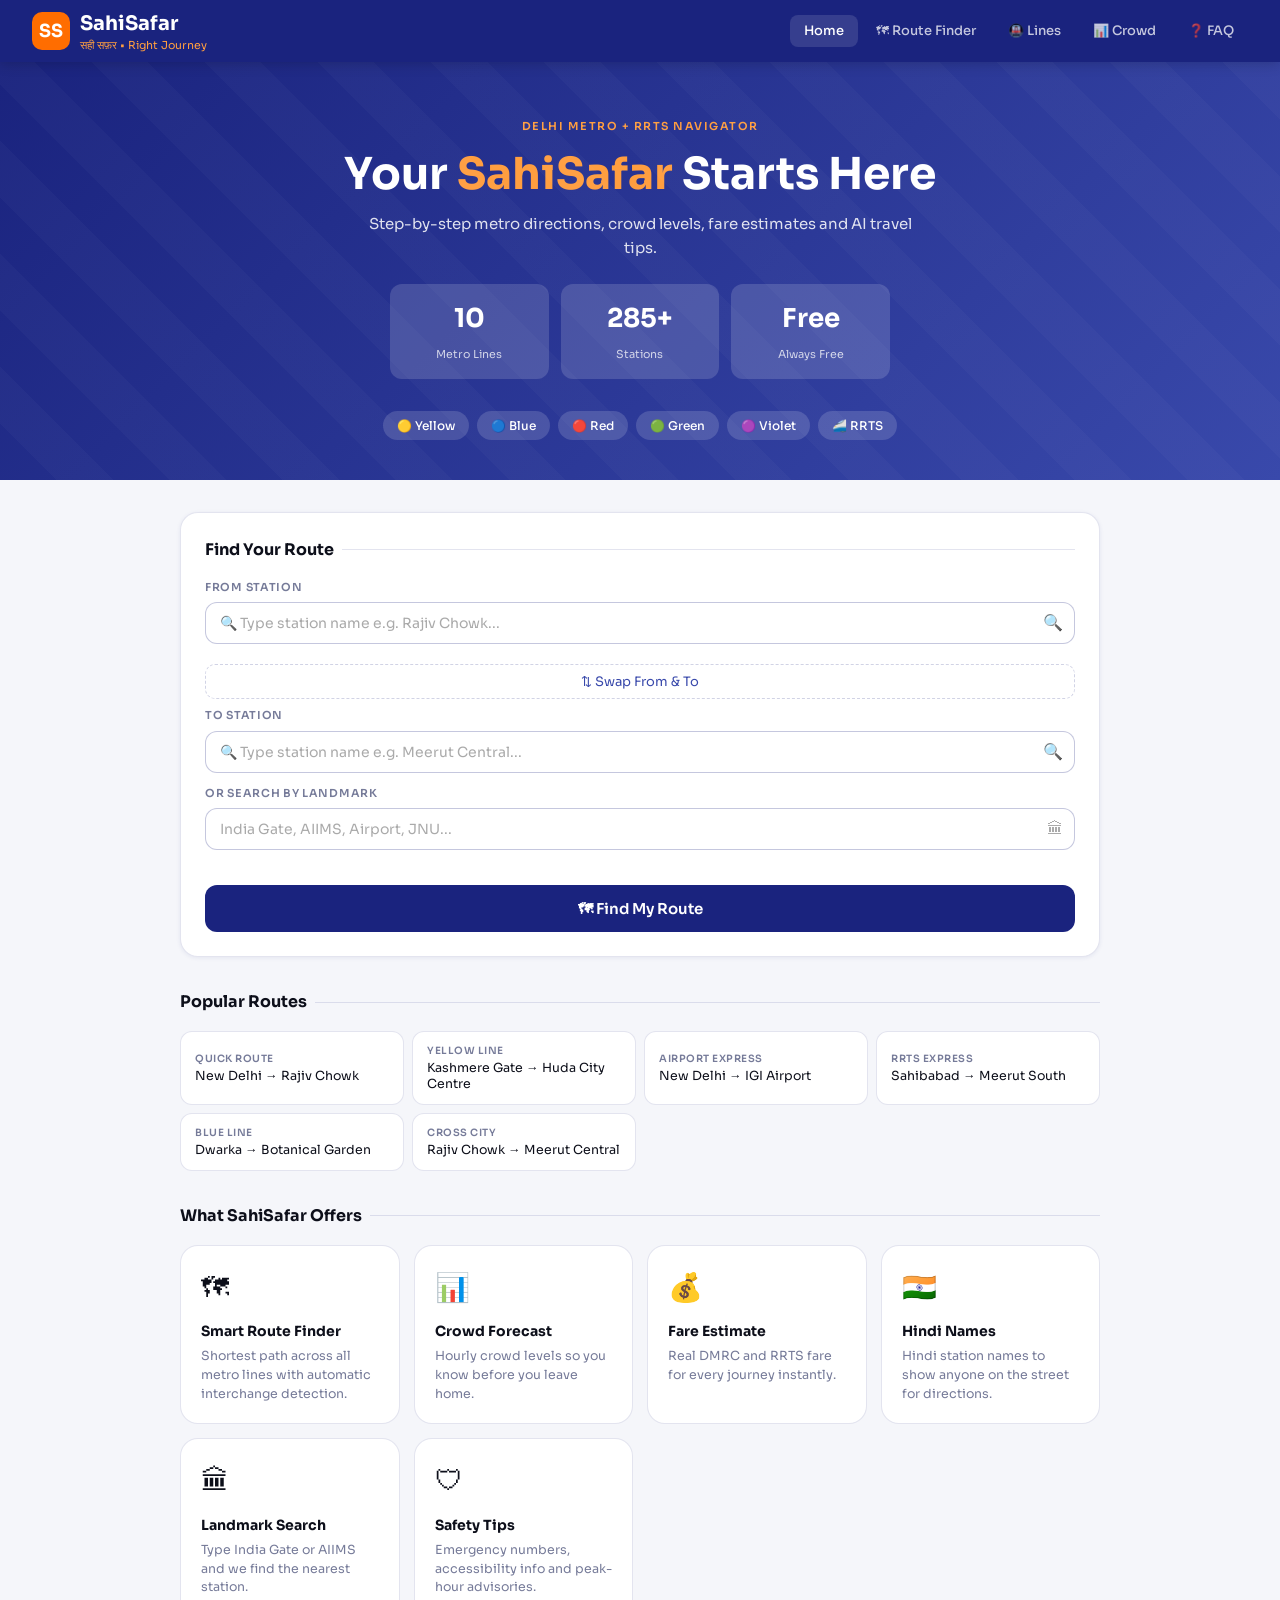
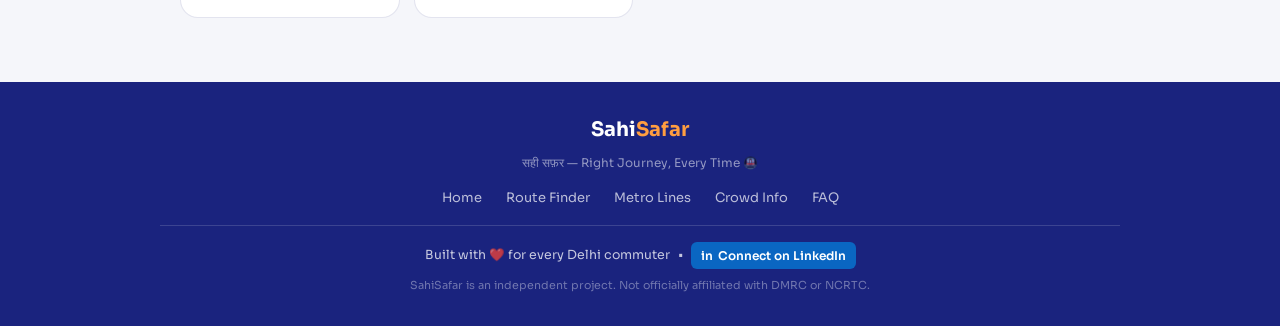
<file: index.html>
<!DOCTYPE html>
<html lang="en">
<head>
<meta charset="UTF-8"/>
<meta name="viewport" content="width=device-width, initial-scale=1.0"/>
<title>SahiSafar — सही सफ़र | Delhi Metro Route Finder</title>
<link rel="stylesheet" href="css/style.css"/>
<style>
.features-grid{display:grid;grid-template-columns:repeat(auto-fit,minmax(200px,1fr));gap:14px}
.feature-card{background:var(--surface);border:1px solid var(--border);border-radius:var(--radius-lg);padding:1.25rem;transition:box-shadow .2s,transform .2s}
.feature-card:hover{box-shadow:var(--shadow-md);transform:translateY(-2px)}
.feature-icon{font-size:28px;margin-bottom:.6rem}
.feature-card h3{font-size:14px;font-weight:700;margin-bottom:.3rem}
.feature-card p{font-size:12.5px;color:var(--text-3);line-height:1.5}
.stats-hero{display:grid;grid-template-columns:repeat(3,1fr);gap:12px;max-width:500px;margin:0 auto 2rem}
.stat-hero-box{background:rgba(255,255,255,0.15);border-radius:12px;padding:.85rem;text-align:center}
.stat-hero-val{font-size:26px;font-weight:700;color:#fff;display:block}
.stat-hero-lbl{font-size:11px;color:rgba(255,255,255,0.75)}
/* Search styles */
.search-wrap{position:relative}
.search-input{width:100%;padding:12px 40px 12px 14px;border:1.5px solid rgba(26,35,126,0.25);border-radius:12px;font-size:14px;font-family:inherit;color:#0D0F1A;background:#fff;outline:none;transition:border .15s}
.search-input:focus{border-color:#3949AB;box-shadow:0 0 0 3px rgba(57,73,171,0.12)}
.search-input::placeholder{color:#aaa}
.search-icon{position:absolute;right:12px;top:50%;transform:translateY(-50%);font-size:16px;pointer-events:none;color:#aaa}
.drop-list{position:absolute;top:calc(100% + 4px);left:0;right:0;background:#fff;border:1.5px solid rgba(26,35,126,0.15);border-radius:12px;max-height:220px;overflow-y:auto;z-index:9999;box-shadow:0 8px 32px rgba(26,35,126,0.15);display:none}
.drop-list.show{display:block}
.drop-item{display:flex;align-items:center;gap:10px;padding:10px 14px;font-size:13.5px;cursor:pointer;border-bottom:1px solid rgba(26,35,126,0.05);transition:background .1s}
.drop-item:last-child{border-bottom:none}
.drop-item:hover{background:#ECEEF6}
.drop-item .dot{width:10px;height:10px;border-radius:50%;flex-shrink:0}
.drop-item .sname{flex:1;color:#0D0F1A;font-weight:500}
.drop-item .lname{font-size:11px;color:#aaa;flex-shrink:0}
.no-res{padding:14px;text-align:center;font-size:13px;color:#aaa}
.selected-station{display:flex;align-items:center;gap:8px;background:#E8F0FE;border:1.5px solid #C5D8FF;border-radius:10px;padding:9px 12px;margin-top:6px}
.selected-station .dot{width:12px;height:12px;border-radius:50%;flex-shrink:0}
.selected-station .sname{flex:1;font-size:13.5px;font-weight:600;color:#1A237E}
.selected-station .lbadge{font-size:11px;background:#1A237E;color:#fff;border-radius:5px;padding:2px 7px}
.selected-station .clr{cursor:pointer;font-size:18px;color:#aaa;line-height:1;margin-left:4px}
.selected-station .clr:hover{color:#C62828}
.swap-btn{width:100%;padding:8px;background:none;border:1.5px dashed rgba(26,35,126,0.2);border-radius:10px;font-family:inherit;font-size:13px;color:#3949AB;cursor:pointer;transition:all .15s;margin:8px 0}
.swap-btn:hover{background:#ECEEF6}
</style>
</head>
<body>
<div id="navPlaceholder"></div>
<main>
<section class="hero">
  <div class="hero-tag">Delhi Metro + RRTS Navigator</div>
  <h1>Your <span>SahiSafar</span> Starts Here</h1>
  <p>Step-by-step metro directions, crowd levels, fare estimates and AI travel tips.</p>
  <div class="stats-hero">
    <div class="stat-hero-box"><span class="stat-hero-val">10</span><span class="stat-hero-lbl">Metro Lines</span></div>
    <div class="stat-hero-box"><span class="stat-hero-val">285+</span><span class="stat-hero-lbl">Stations</span></div>
    <div class="stat-hero-box"><span class="stat-hero-val">Free</span><span class="stat-hero-lbl">Always Free</span></div>
  </div>
  <div class="hero-badges">
    <span class="hero-badge">🟡 Yellow</span>
    <span class="hero-badge">🔵 Blue</span>
    <span class="hero-badge">🔴 Red</span>
    <span class="hero-badge">🟢 Green</span>
    <span class="hero-badge">🟣 Violet</span>
    <span class="hero-badge">🚄 RRTS</span>
  </div>
</section>

<div class="container">
  <div class="page-section">
    <div class="card fade-in">
      <div class="page-section-title">Find Your Route</div>

      <!-- FROM -->
      <div class="field" style="margin-bottom:12px">
        <label>From Station</label>
        <div class="search-wrap" id="fromWrap">
          <input class="search-input" id="fromInput" type="text" placeholder="🔍 Type station name e.g. Rajiv Chowk..." autocomplete="off"/>
          <span class="search-icon">🔍</span>
          <div class="drop-list" id="fromDrop"></div>
        </div>
        <div id="fromSelected" style="display:none"></div>
      </div>

      <!-- SWAP -->
      <button class="swap-btn" onclick="swapStations()">⇅ Swap From & To</button>

      <!-- TO -->
      <div class="field" style="margin-bottom:12px">
        <label>To Station</label>
        <div class="search-wrap" id="toWrap">
          <input class="search-input" id="toInput" type="text" placeholder="🔍 Type station name e.g. Meerut Central..." autocomplete="off"/>
          <span class="search-icon">🔍</span>
          <div class="drop-list" id="toDrop"></div>
        </div>
        <div id="toSelected" style="display:none"></div>
      </div>

      <!-- LANDMARK -->
      <div class="field" style="margin-bottom:14px">
        <label>Or Search by Landmark</label>
        <div class="search-wrap">
          <input class="search-input" id="landmarkInput" type="text" placeholder="India Gate, AIIMS, Airport, JNU..."/>
          <span class="search-icon">🏛</span>
        </div>
        <div id="landmarkHint" style="font-size:12px;color:#1A237E;margin-top:5px;min-height:16px"></div>
      </div>

      <button class="btn btn-primary btn-full" id="findBtn">🗺 Find My Route</button>
    </div>
  </div>

  <div class="page-section">
    <div class="page-section-title">Popular Routes</div>
    <div class="quick-grid">
      <button class="quick-btn" onclick="setQ('New Delhi','Rajiv Chowk')"><span class="q-label">Quick route</span>New Delhi → Rajiv Chowk</button>
      <button class="quick-btn" onclick="setQ('Kashmere Gate','Huda City Centre')"><span class="q-label">Yellow line</span>Kashmere Gate → Huda City Centre</button>
      <button class="quick-btn" onclick="setQ('New Delhi','IGI Airport Terminal 3')"><span class="q-label">Airport Express</span>New Delhi → IGI Airport</button>
      <button class="quick-btn" onclick="setQ('Sahibabad','Meerut South')"><span class="q-label">RRTS express</span>Sahibabad → Meerut South</button>
      <button class="quick-btn" onclick="setQ('Dwarka Sec-21','Botanical Garden')"><span class="q-label">Blue line</span>Dwarka → Botanical Garden</button>
      <button class="quick-btn" onclick="setQ('Rajiv Chowk','Meerut Central')"><span class="q-label">Cross city</span>Rajiv Chowk → Meerut Central</button>
    </div>
  </div>

  <div class="page-section">
    <div class="page-section-title">What SahiSafar Offers</div>
    <div class="features-grid">
      <div class="feature-card"><div class="feature-icon">🗺</div><h3>Smart Route Finder</h3><p>Shortest path across all metro lines with automatic interchange detection.</p></div>
      <div class="feature-card"><div class="feature-icon">📊</div><h3>Crowd Forecast</h3><p>Hourly crowd levels so you know before you leave home.</p></div>
      <div class="feature-card"><div class="feature-icon">💰</div><h3>Fare Estimate</h3><p>Real DMRC and RRTS fare for every journey instantly.</p></div>
      <div class="feature-card"><div class="feature-icon">🇮🇳</div><h3>Hindi Names</h3><p>Hindi station names to show anyone on the street for directions.</p></div>
      <div class="feature-card"><div class="feature-icon">🏛</div><h3>Landmark Search</h3><p>Type India Gate or AIIMS and we find the nearest station.</p></div>
      <div class="feature-card"><div class="feature-icon">🛡</div><h3>Safety Tips</h3><p>Emergency numbers, accessibility info and peak-hour advisories.</p></div>
    </div>
  </div>
</div>
</main>
<div id="footerPlaceholder"></div>
<script src="js/data.js"></script>
<script src="js/engine.js"></script>
<script src="js/components.js"></script>
<script>
document.getElementById('navPlaceholder').innerHTML = renderNav('home');
document.getElementById('footerPlaceholder').innerHTML = renderFooter();
fixNavForRoot();

// Build station list
var allStations = [];
var stationLineMap = {};
var seen = new Set();
for (var lk in LINES) {
  var sts = LINES[lk].stations;
  for (var i = 0; i < sts.length; i++) {
    if (!seen.has(sts[i])) {
      seen.add(sts[i]);
      allStations.push({ name: sts[i], line: lk, color: LINES[lk].color, short: LINES[lk].shortName });
    }
    if (!stationLineMap[sts[i]]) stationLineMap[sts[i]] = { color: LINES[lk].color, short: LINES[lk].shortName };
  }
}
allStations.sort(function(a,b){ return a.name.localeCompare(b.name); });

var selectedFrom = '';
var selectedTo = '';

function initSearch(inputId, dropId, selectedId, onPick) {
  var inp = document.getElementById(inputId);
  var drop = document.getElementById(dropId);
  var sel = document.getElementById(selectedId);

  function renderList(query) {
    var q = query.toLowerCase().trim();
    var results = q === ''
      ? allStations.slice(0, 80)
      : allStations.filter(function(s){ return s.name.toLowerCase().indexOf(q) !== -1; });
    if (results.length === 0) {
      drop.innerHTML = '<div class="no-res">No station found — try a different name</div>';
    } else {
      drop.innerHTML = results.slice(0,60).map(function(s){
        return '<div class="drop-item" data-name="'+s.name+'" data-color="'+s.color+'" data-short="'+s.short+'">'
          +'<div class="dot" style="background:'+s.color+'"></div>'
          +'<div class="sname">'+s.name+'</div>'
          +'<div class="lname">'+s.short+' Line</div>'
          +'</div>';
      }).join('');
      var items = drop.querySelectorAll('.drop-item');
      for (var i = 0; i < items.length; i++) {
        items[i].addEventListener('mousedown', function(e){
          e.preventDefault();
          pickStation(this.getAttribute('data-name'), this.getAttribute('data-color'), this.getAttribute('data-short'));
        });
      }
    }
    drop.classList.add('show');
  }

  function pickStation(name, color, short) {
    onPick(name);
    inp.value = '';
    drop.classList.remove('show');
    sel.style.display = 'flex';
    sel.innerHTML = '<div class="selected-station">'
      +'<div class="dot" style="background:'+color+'"></div>'
      +'<div class="sname">'+name+'</div>'
      +'<div class="lbadge">'+short+'</div>'
      +'<div class="clr" onclick="clearSt(\''+selectedId+'\',\''+inputId+'\')">✕</div>'
      +'</div>';
  }

  inp.addEventListener('focus', function(){ renderList(this.value); });
  inp.addEventListener('input', function(){ renderList(this.value); });
  inp.addEventListener('blur', function(){ setTimeout(function(){ drop.classList.remove('show'); }, 150); });
}

function clearSt(selId, inpId) {
  if (selId === 'fromSelected') selectedFrom = '';
  else selectedTo = '';
  document.getElementById(selId).style.display = 'none';
  document.getElementById(selId).innerHTML = '';
  document.getElementById(inpId).value = '';
}

initSearch('fromInput','fromDrop','fromSelected', function(n){ selectedFrom = n; });
initSearch('toInput','toDrop','toSelected', function(n){ selectedTo = n; });

// Close on outside click
document.addEventListener('click', function(e){
  if (!document.getElementById('fromWrap').contains(e.target)) document.getElementById('fromDrop').classList.remove('show');
  if (!document.getElementById('toWrap').contains(e.target)) document.getElementById('toDrop').classList.remove('show');
});

// Landmark
document.getElementById('landmarkInput').addEventListener('input', function(){
  var v = this.value;
  var h = document.getElementById('landmarkHint');
  if (!v.trim()) { h.textContent = ''; return; }
  var m = resolveLandmark(v);
  if (m) {
    h.textContent = '📍 Nearest station: ' + m;
    var info = stationLineMap[m] || {color:'#1A237E',short:'Metro'};
    selectedTo = m;
    var sel = document.getElementById('toSelected');
    sel.style.display = 'flex';
    sel.innerHTML = '<div class="selected-station"><div class="dot" style="background:'+info.color+'"></div><div class="sname">'+m+'</div><div class="lbadge">'+info.short+'</div><div class="clr" onclick="clearSt(\'toSelected\',\'toInput\')">✕</div></div>';
  } else {
    h.textContent = 'Not found. Try: India Gate, AIIMS, Airport...';
  }
});

// Swap
function swapStations() {
  var tf = selectedFrom, tt = selectedTo;
  if (!tf && !tt) return;
  clearSt('fromSelected','fromInput');
  clearSt('toSelected','toInput');
  if (tt) {
    var info = stationLineMap[tt]||{color:'#1A237E',short:'Metro'};
    selectedFrom = tt;
    var s = document.getElementById('fromSelected');
    s.style.display='flex';
    s.innerHTML='<div class="selected-station"><div class="dot" style="background:'+info.color+'"></div><div class="sname">'+tt+'</div><div class="lbadge">'+info.short+'</div><div class="clr" onclick="clearSt(\'fromSelected\',\'fromInput\')">✕</div></div>';
  }
  if (tf) {
    var info = stationLineMap[tf]||{color:'#1A237E',short:'Metro'};
    selectedTo = tf;
    var s = document.getElementById('toSelected');
    s.style.display='flex';
    s.innerHTML='<div class="selected-station"><div class="dot" style="background:'+info.color+'"></div><div class="sname">'+tf+'</div><div class="lbadge">'+info.short+'</div><div class="clr" onclick="clearSt(\'toSelected\',\'toInput\')">✕</div></div>';
  }
}

// Quick routes
function setQ(f, t) {
  clearSt('fromSelected','fromInput');
  clearSt('toSelected','toInput');
  var cf = stationLineMap[f]||{color:'#1A237E',short:'Metro'};
  var ct = stationLineMap[t]||{color:'#1A237E',short:'Metro'};
  selectedFrom = f; selectedTo = t;
  var fs = document.getElementById('fromSelected');
  fs.style.display='flex';
  fs.innerHTML='<div class="selected-station"><div class="dot" style="background:'+cf.color+'"></div><div class="sname">'+f+'</div><div class="lbadge">'+cf.short+'</div><div class="clr" onclick="clearSt(\'fromSelected\',\'fromInput\')">✕</div></div>';
  var ts = document.getElementById('toSelected');
  ts.style.display='flex';
  ts.innerHTML='<div class="selected-station"><div class="dot" style="background:'+ct.color+'"></div><div class="sname">'+t+'</div><div class="lbadge">'+ct.short+'</div><div class="clr" onclick="clearSt(\'toSelected\',\'toInput\')">✕</div></div>';
}

// Find route
document.getElementById('findBtn').addEventListener('click', function(){
  var f = selectedFrom, t = selectedTo;
  if (!f || !t) { alert('Please select both From and To stations.'); return; }
  if (f === t) { alert('From and To cannot be the same.'); return; }
  window.location.href = 'pages/route-finder.html?from=' + encodeURIComponent(f) + '&to=' + encodeURIComponent(t);
});
</script>
</body>
</html>
</file>
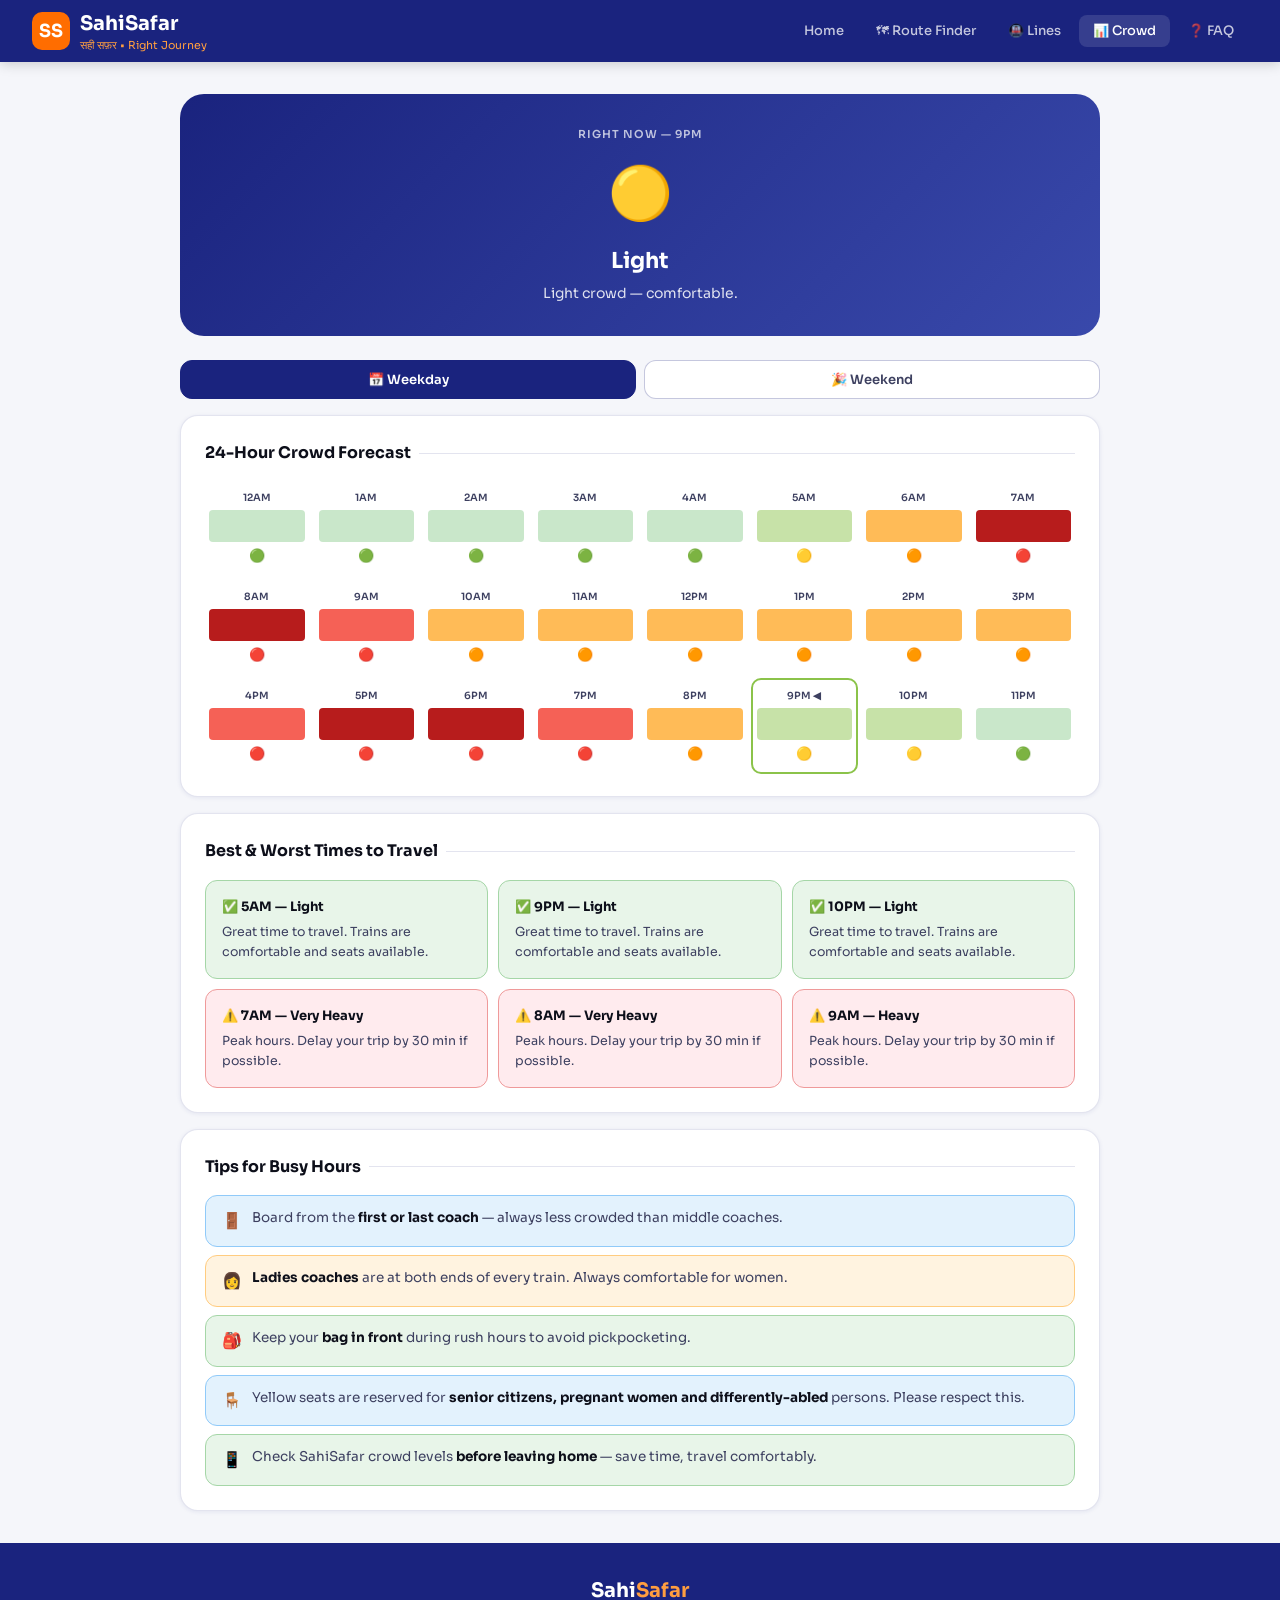
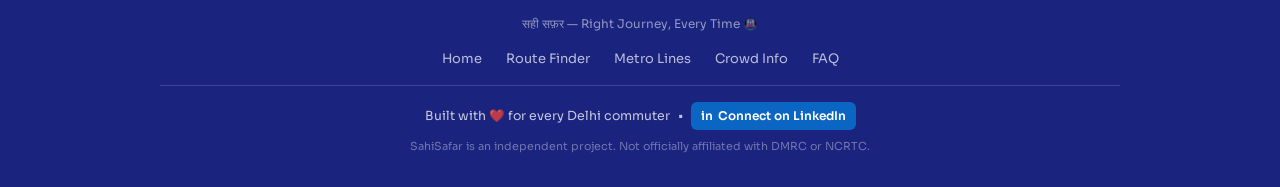
<file: pages/crowd.html>
<!DOCTYPE html>
<html lang="en">
<head>
  <meta charset="UTF-8"/>
  <meta name="viewport" content="width=device-width, initial-scale=1.0"/>
  <title>Crowd Forecast — SahiSafar</title>
  <link rel="stylesheet" href="../css/style.css"/>
  <style>
    .crowd-hero{background:linear-gradient(135deg,var(--brand),var(--brand-light));color:#fff;border-radius:var(--radius-xl);padding:2rem;text-align:center;margin-bottom:1.5rem}
    .crowd-now-val{font-size:52px;font-weight:700;display:block;margin:8px 0}
    .hour-grid{display:grid;grid-template-columns:repeat(8,1fr);gap:6px}
    @media(max-width:600px){.hour-grid{grid-template-columns:repeat(4,1fr)}}
    .hour-cell{border-radius:var(--radius-sm);padding:8px 4px;text-align:center}
    .hour-time{font-size:10px;font-weight:600;color:var(--text-2);margin-bottom:4px}
    .hour-bar{height:32px;border-radius:4px;margin-bottom:4px}
    .toggle-row{display:flex;gap:8px;margin-bottom:1rem}
    .toggle-btn{flex:1;padding:10px;border:1.5px solid var(--border-strong);background:var(--surface);border-radius:var(--radius-md);font-family:var(--font);font-size:13px;font-weight:600;cursor:pointer;color:var(--text-2);transition:all .15s}
    .toggle-btn.active{background:var(--brand);color:#fff;border-color:var(--brand)}
    .advice-grid{display:grid;grid-template-columns:repeat(auto-fit,minmax(220px,1fr));gap:10px;margin-top:1rem}
    .advice-card{border-radius:var(--radius-md);padding:1rem;border:1px solid transparent}
    .advice-card.green{background:var(--success-bg);border-color:#A5D6A7}
    .advice-card.red{background:var(--danger-bg);border-color:#EF9A9A}
  </style>
</head>
<body>
<div id="navPlaceholder"></div>
<main>
  <div class="container">
    <div id="crowdHero" class="crowd-hero"></div>
    <div class="toggle-row">
      <button class="toggle-btn active" id="btnW" onclick="setDay('weekday')">📅 Weekday</button>
      <button class="toggle-btn" id="btnWE" onclick="setDay('weekend')">🎉 Weekend</button>
    </div>
    <div class="card" style="margin-bottom:1rem">
      <div class="page-section-title">24-Hour Crowd Forecast</div>
      <div class="hour-grid" id="hourGrid"></div>
    </div>
    <div class="card" style="margin-bottom:1rem">
      <div class="page-section-title">Best & Worst Times to Travel</div>
      <div class="advice-grid" id="adviceGrid"></div>
    </div>
    <div class="card">
      <div class="page-section-title">Tips for Busy Hours</div>
      <div style="display:flex;flex-direction:column;gap:8px">
        <div class="tip-card info"><span class="tip-icon">🚪</span><div>Board from the <strong>first or last coach</strong> — always less crowded than middle coaches.</div></div>
        <div class="tip-card warning"><span class="tip-icon">👩</span><div><strong>Ladies coaches</strong> are at both ends of every train. Always comfortable for women.</div></div>
        <div class="tip-card success"><span class="tip-icon">🎒</span><div>Keep your <strong>bag in front</strong> during rush hours to avoid pickpocketing.</div></div>
        <div class="tip-card info"><span class="tip-icon">🪑</span><div>Yellow seats are reserved for <strong>senior citizens, pregnant women and differently-abled</strong> persons. Please respect this.</div></div>
        <div class="tip-card success"><span class="tip-icon">📱</span><div>Check SahiSafar crowd levels <strong>before leaving home</strong> — save time, travel comfortably.</div></div>
      </div>
    </div>
  </div>
</main>
<div id="footerPlaceholder"></div>
<script src="../js/data.js"></script>
<script src="../js/components.js"></script>
<script>
document.getElementById('navPlaceholder').innerHTML=renderNav('crowd');
document.getElementById('footerPlaceholder').innerHTML=renderFooter();
let day='weekday';
const now=new Date(),h=now.getHours(),isWE=now.getDay()===0||now.getDay()===6;
if(isWE){day='weekend';document.getElementById('btnW').classList.remove('active');document.getElementById('btnWE').classList.add('active');}
function fmt(h){return h===0?'12AM':h<12?h+'AM':h===12?'12PM':(h-12)+'PM';}
function setDay(d){
  day=d;
  document.getElementById('btnW').classList.toggle('active',d==='weekday');
  document.getElementById('btnWE').classList.toggle('active',d==='weekend');
  render();
}
function renderHero(){
  const lv=CROWD_SCHEDULE[isWE?'weekend':'weekday'][h];
  document.getElementById('crowdHero').innerHTML=`
    <div style="font-size:11px;font-weight:600;letter-spacing:1px;opacity:.7;text-transform:uppercase">Right Now — ${fmt(h)}</div>
    <span class="crowd-now-val">${CROWD_EMOJIS[lv]}</span>
    <div style="font-size:22px;font-weight:700;margin-bottom:4px">${CROWD_LABELS[lv]}</div>
    <div style="font-size:14px;opacity:.85">${['Nearly empty — great time!','Light crowd — comfortable.','Moderate crowd — some standing.','Heavy — brace for rush!','Very heavy — extremely crowded!'][lv]}</div>`;
}
function render(){
  const sched=CROWD_SCHEDULE[day];
  const grid=document.getElementById('hourGrid');
  grid.innerHTML='';
  sched.forEach((lv,i)=>{
    const isNow=i===h;
    const cell=document.createElement('div');
    cell.className='hour-cell';
    cell.style.outline=isNow?'2px solid '+CROWD_COLORS[lv]:'';
    cell.style.borderRadius='var(--radius-sm)';
    cell.innerHTML=`<div class="hour-time">${fmt(i)}${isNow?' ◀':''}</div><div class="hour-bar" style="background:${CROWD_COLORS[lv]};opacity:${0.3+lv*0.18}"></div><div style="font-size:13px">${CROWD_EMOJIS[lv]}</div>`;
    grid.appendChild(cell);
  });
  const adv=document.getElementById('adviceGrid');
  adv.innerHTML='';
  sched.map((v,i)=>({v,i})).filter(x=>x.v<=1&&x.i>=5).slice(0,3).forEach(x=>{
    adv.innerHTML+=`<div class="advice-card green"><div style="font-size:13px;font-weight:700;margin-bottom:4px">✅ ${fmt(x.i)} — ${CROWD_LABELS[x.v]}</div><div style="font-size:12.5px;color:var(--text-2)">Great time to travel. Trains are comfortable and seats available.</div></div>`;
  });
  sched.map((v,i)=>({v,i})).filter(x=>x.v>=3).slice(0,3).forEach(x=>{
    adv.innerHTML+=`<div class="advice-card red"><div style="font-size:13px;font-weight:700;margin-bottom:4px">⚠️ ${fmt(x.i)} — ${CROWD_LABELS[x.v]}</div><div style="font-size:12.5px;color:var(--text-2)">Peak hours. Delay your trip by 30 min if possible.</div></div>`;
  });
}
renderHero();
render();
</script>
</body>
</html>
</file>
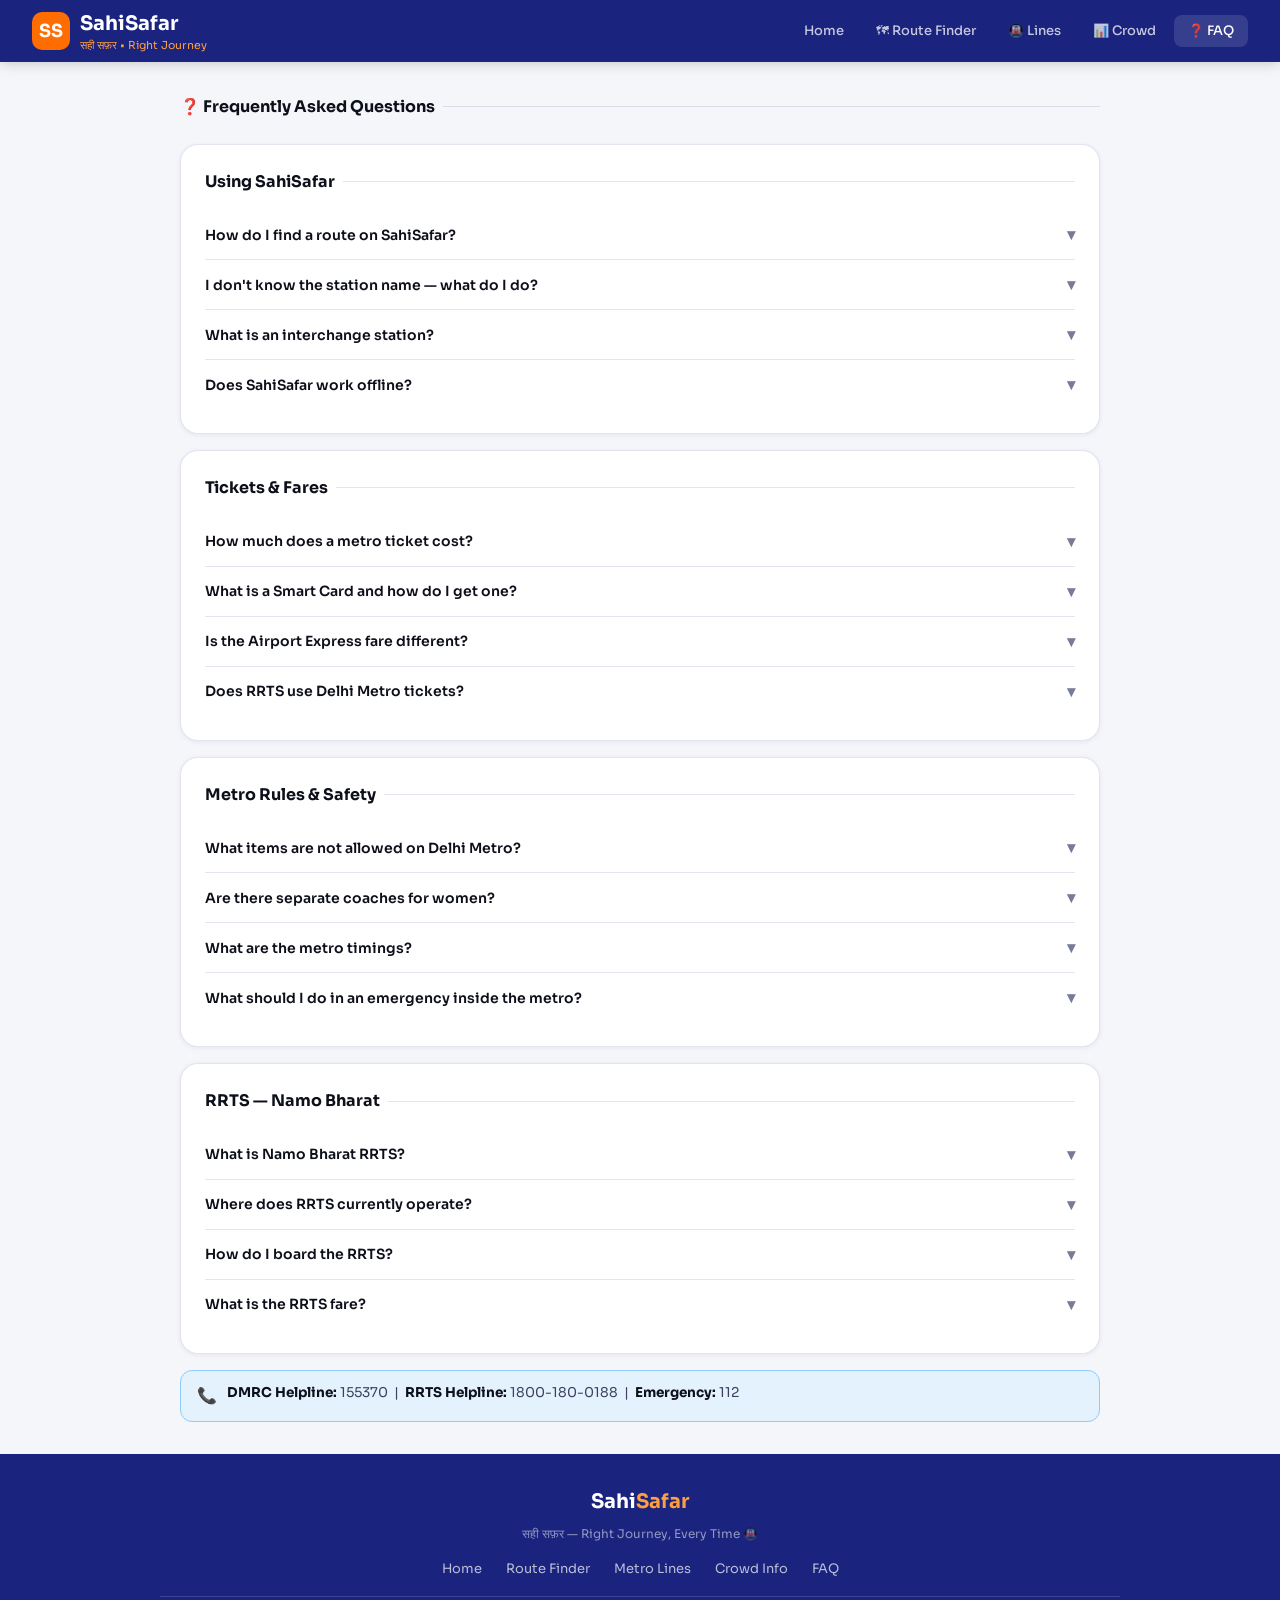
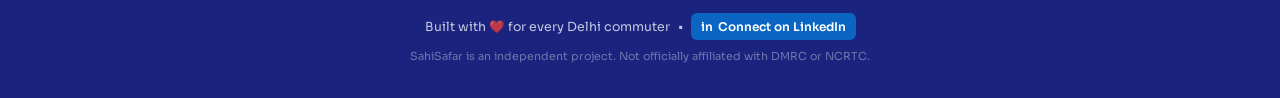
<file: pages/faq.html>
<!DOCTYPE html>
<html lang="en">
<head>
  <meta charset="UTF-8"/>
  <meta name="viewport" content="width=device-width, initial-scale=1.0"/>
  <title>FAQ — SahiSafar</title>
  <link rel="stylesheet" href="../css/style.css"/>
</head>
<body>
<div id="navPlaceholder"></div>
<main>
  <div class="container">
    <div class="page-section-title" style="margin-bottom:1.5rem">❓ Frequently Asked Questions</div>
    <div class="card" style="margin-bottom:1rem">
      <div class="page-section-title">Using SahiSafar</div>
      <div id="faq1"></div>
    </div>
    <div class="card" style="margin-bottom:1rem">
      <div class="page-section-title">Tickets & Fares</div>
      <div id="faq2"></div>
    </div>
    <div class="card" style="margin-bottom:1rem">
      <div class="page-section-title">Metro Rules & Safety</div>
      <div id="faq3"></div>
    </div>
    <div class="card" style="margin-bottom:1rem">
      <div class="page-section-title">RRTS — Namo Bharat</div>
      <div id="faq4"></div>
    </div>
    <div class="tip-card info" style="margin-top:1rem">
      <span class="tip-icon">📞</span>
      <div><strong>DMRC Helpline:</strong> 155370 &nbsp;|&nbsp; <strong>RRTS Helpline:</strong> 1800-180-0188 &nbsp;|&nbsp; <strong>Emergency:</strong> 112</div>
    </div>
  </div>
</main>
<div id="footerPlaceholder"></div>
<script src="../js/data.js"></script>
<script src="../js/components.js"></script>
<script>
document.getElementById('navPlaceholder').innerHTML=renderNav('faq');
document.getElementById('footerPlaceholder').innerHTML=renderFooter();
const faqs={
  faq1:[
    {q:"How do I find a route on SahiSafar?",a:"Go to Route Finder. Select your From and To station, then tap Find Route. You will see the full journey with interchanges, time, fare and AI tips."},
    {q:"I don't know the station name — what do I do?",a:"Use the Landmark Search box. Type a place like India Gate, AIIMS, Airport or JNU. SahiSafar will automatically find the nearest metro station for you."},
    {q:"What is an interchange station?",a:"An interchange is where two or more metro lines meet. You get off one train and board another at the same station. SahiSafar shows exactly where to change."},
    {q:"Does SahiSafar work offline?",a:"Yes! Once the page loads, the Route Finder works fully offline. All station data is built into the app. No internet needed after first load."},
  ],
  faq2:[
    {q:"How much does a metro ticket cost?",a:"Delhi Metro fares range from Rs 10 to Rs 60 depending on distance. SahiSafar shows an estimated fare for every route. Always check at the station counter for exact fare."},
    {q:"What is a Smart Card and how do I get one?",a:"A Smart Card is a reusable metro card you tap at entry and exit gates. It gives 10% discount on every journey. Buy at any metro station counter for Rs 100 which includes Rs 50 travel balance and Rs 50 deposit."},
    {q:"Is the Airport Express fare different?",a:"Yes. The Airport Express Orange Line costs approximately Rs 60 for the full route. It is separate from regular metro fare and needs separate token or Smart Card balance."},
    {q:"Does RRTS use Delhi Metro tickets?",a:"No. Namo Bharat RRTS requires a separate RRTS Card or single journey QR ticket. Delhi Metro Smart Cards are not valid on RRTS. Buy at RRTS station counters."},
  ],
  faq3:[
    {q:"What items are not allowed on Delhi Metro?",a:"Weapons, sharp objects, inflammable materials, large luggage and liquids over 1 litre are not permitted. All passengers go through security scanners at entry."},
    {q:"Are there separate coaches for women?",a:"Yes. The first and last coaches of every Delhi Metro train are reserved exclusively for women. Men are not permitted in these coaches during operating hours."},
    {q:"What are the metro timings?",a:"Delhi Metro generally runs from 6:00 AM to 11:00 PM daily. Frequency is every 2 to 10 minutes depending on the line and time of day. Airport Express runs from 4:45 AM to 11:30 PM."},
    {q:"What should I do in an emergency inside the metro?",a:"Press the red emergency button inside the coach to alert the driver. You can also use the intercom system. Metro helpline is 155370. Police is 112. Do not pull the emergency chain unnecessarily."},
  ],
  faq4:[
    {q:"What is Namo Bharat RRTS?",a:"Namo Bharat is India's first Regional Rapid Transit System connecting Delhi to Meerut via Ghaziabad. It runs at up to 180 km per hour with average speed around 100 km per hour — much faster than regular metro."},
    {q:"Where does RRTS currently operate?",a:"The operational section runs from Sahibabad to Modipuram in Meerut. The full Delhi to Meerut corridor is 82 km. Integration with Delhi Metro is planned at several stations."},
    {q:"How do I board the RRTS?",a:"Reach an RRTS station like Ghaziabad, Duhai or Meerut South. Buy a QR ticket or RRTS Card at the counter. Trains run every 15 minutes. Business class coaches are in the middle of the train."},
    {q:"What is the RRTS fare?",a:"Standard class fares start from Rs 20 and go up to Rs 100 or more for the full Delhi to Meerut corridor. Business class is approximately double the standard fare. Check exact fares at NCRTC counters."},
  ],
};
Object.entries(faqs).forEach(([id,items])=>{
  document.getElementById(id).innerHTML=items.map((f,i)=>`
    <div class="faq-item">
      <button class="faq-q" onclick="tf('a-${id}-${i}',this)">${f.q}<span class="arrow">▾</span></button>
      <div class="faq-a" id="a-${id}-${i}">${f.a}</div>
    </div>`).join('');
});
function tf(id,btn){
  document.getElementById(id).classList.toggle('open');
  btn.classList.toggle('open');
}
</script>
</body>
</html>
</file>
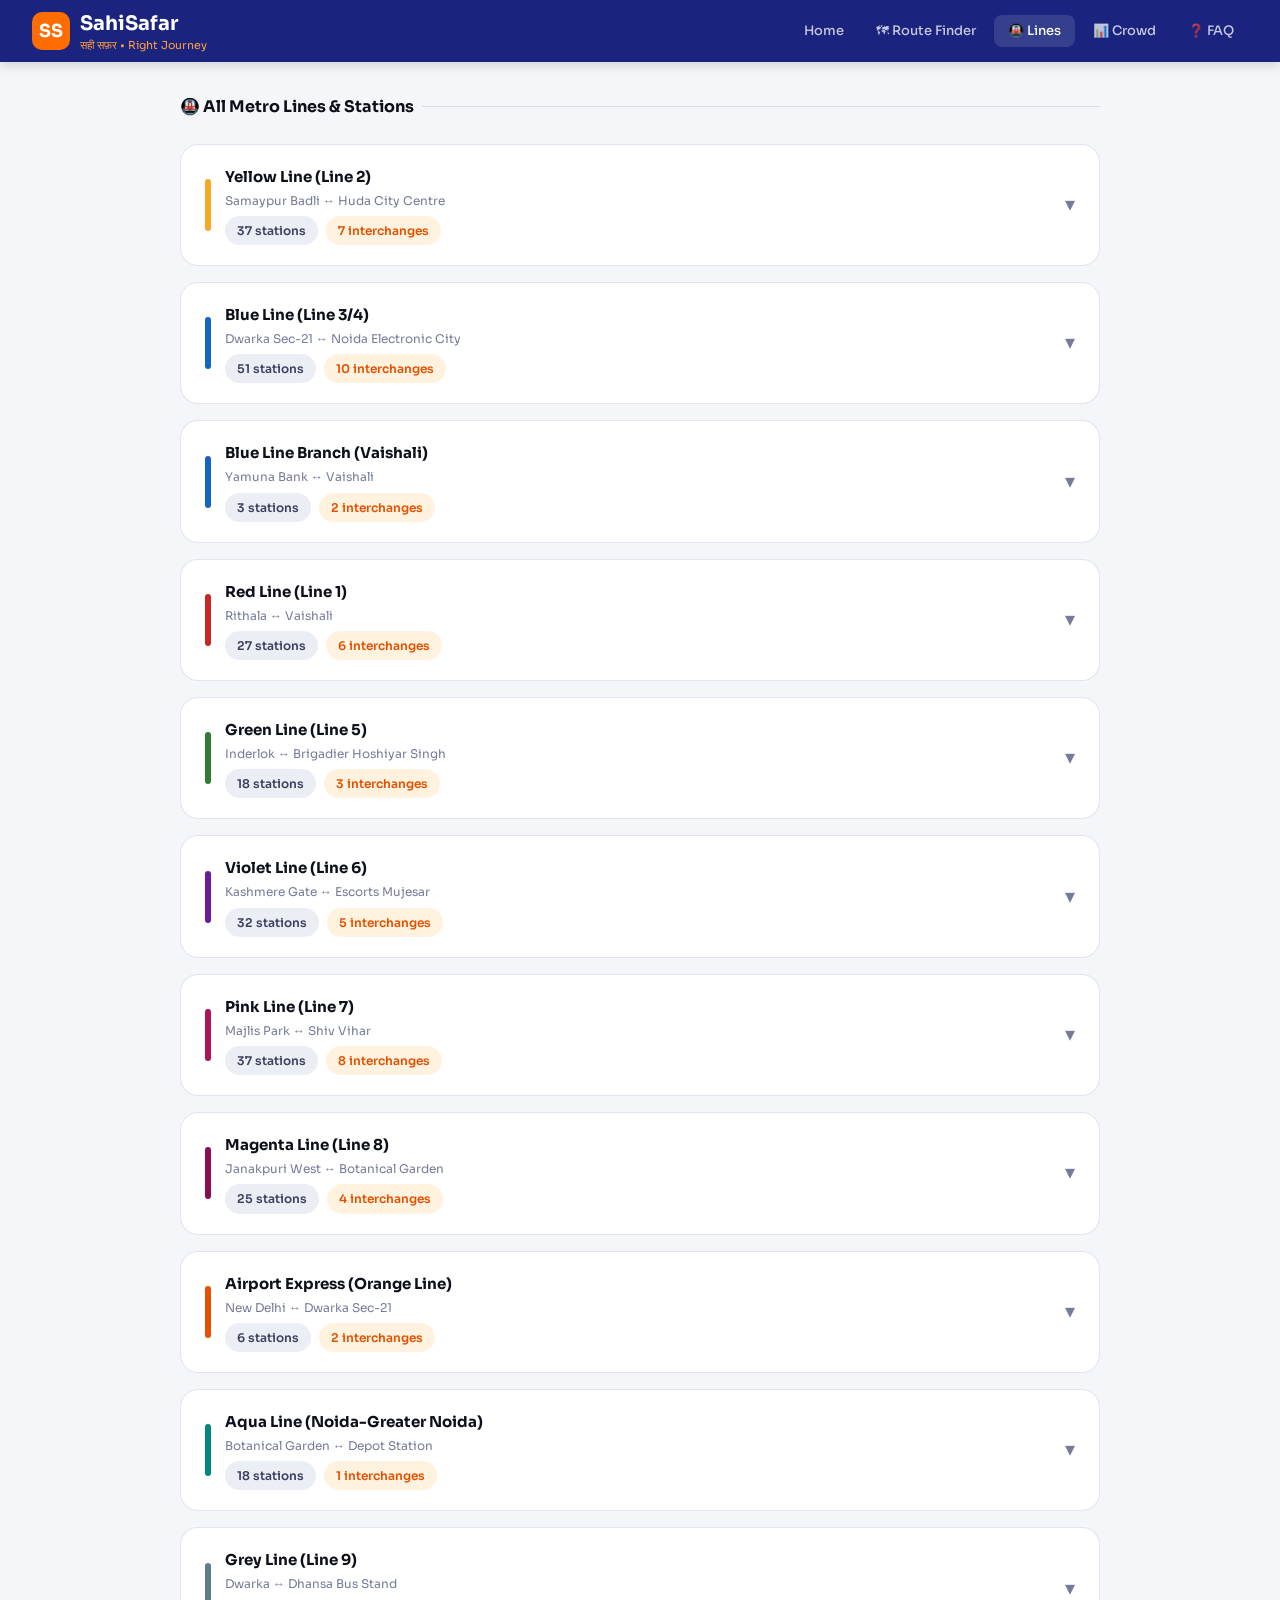
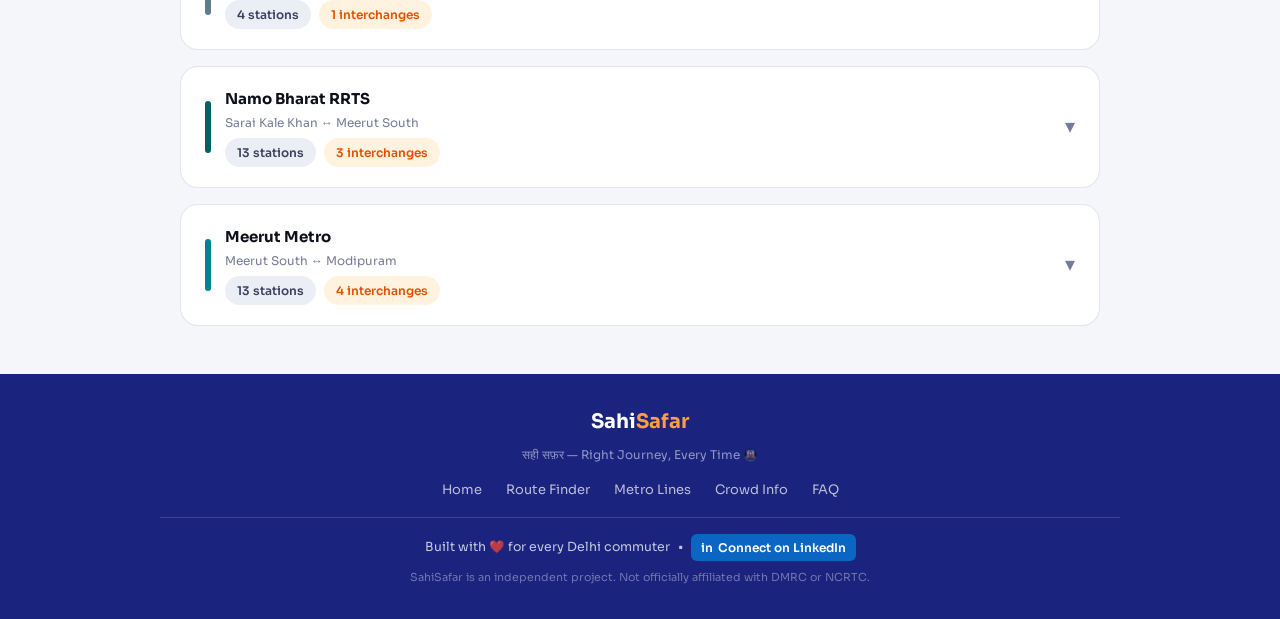
<file: pages/lines.html>
<!DOCTYPE html>
<html lang="en">
<head>
  <meta charset="UTF-8"/>
  <meta name="viewport" content="width=device-width, initial-scale=1.0"/>
  <title>Metro Lines — SahiSafar</title>
  <link rel="stylesheet" href="../css/style.css"/>
  <style>
    .line-card{background:var(--surface);border:1px solid var(--border);border-radius:var(--radius-lg);overflow:hidden;margin-bottom:1rem}
    .line-header{display:flex;align-items:center;gap:14px;padding:1.25rem 1.5rem;cursor:pointer}
    .line-color-bar{width:6px;height:52px;border-radius:4px;flex-shrink:0}
    .line-info{flex:1}
    .line-name{font-size:15px;font-weight:700}
    .line-route{font-size:12px;color:var(--text-3);margin-top:2px}
    .line-meta{display:flex;gap:8px;flex-wrap:wrap;margin-top:6px}
    .line-toggle{font-size:20px;color:var(--text-3);transition:transform .2s;margin-left:auto}
    .line-body{display:none;padding:0 1.5rem 1.25rem;border-top:1px solid var(--border)}
    .line-body.open{display:block}
    .station-pills{display:flex;flex-wrap:wrap;gap:6px;margin-top:12px}
    .station-pill{background:var(--surface-3);border-radius:6px;padding:4px 10px;font-size:12px;color:var(--text-2);cursor:pointer;border:1px solid var(--border);transition:all .15s}
    .station-pill:hover{background:var(--surface-2);border-color:var(--brand-light);color:var(--brand)}
    .station-pill.ic{background:#FFF3E0;border-color:#FFCC80;color:#E65100;font-weight:600}
  </style>
</head>
<body>
<div id="navPlaceholder"></div>
<main>
  <div class="container">
    <div class="page-section-title" style="margin-bottom:1.5rem">🚇 All Metro Lines & Stations</div>
    <div id="linesContainer"></div>
  </div>
</main>
<div id="footerPlaceholder"></div>
<script src="../js/data.js"></script>
<script src="../js/components.js"></script>
<script>
document.getElementById('navPlaceholder').innerHTML=renderNav('lines');
document.getElementById('footerPlaceholder').innerHTML=renderFooter();
const container=document.getElementById('linesContainer');
Object.entries(LINES).forEach(([key,ld])=>{
  const card=document.createElement('div');
  card.className='line-card fade-in';
  const pills=ld.stations.map(s=>`<span class="station-pill${INTERCHANGES[s]?' ic':''}" onclick="window.location.href='route-finder.html?from='+encodeURIComponent('${s}')">${s}</span>`).join('');
  card.innerHTML=`
    <div class="line-header" onclick="toggle('b-${key}',this)">
      <div class="line-color-bar" style="background:${ld.color}"></div>
      <div class="line-info">
        <div class="line-name">${ld.name}</div>
        <div class="line-route">${ld.route}</div>
        <div class="line-meta">
          <span class="chip">${ld.stations.length} stations</span>
          <span class="chip chip-warning">${ld.stations.filter(s=>INTERCHANGES[s]).length} interchanges</span>
        </div>
      </div>
      <div class="line-toggle">▾</div>
    </div>
    <div class="line-body" id="b-${key}">
      <div style="font-size:11px;color:var(--text-3);margin-top:8px">🟠 Orange = interchange station (tap to set as From station)</div>
      <div class="station-pills">${pills}</div>
    </div>`;
  container.appendChild(card);
});
function toggle(id,h){
  const b=document.getElementById(id),a=h.querySelector('.line-toggle');
  b.classList.toggle('open');
  a.style.transform=b.classList.contains('open')?'rotate(180deg)':'';
}
</script>
</body>
</html>
</file>
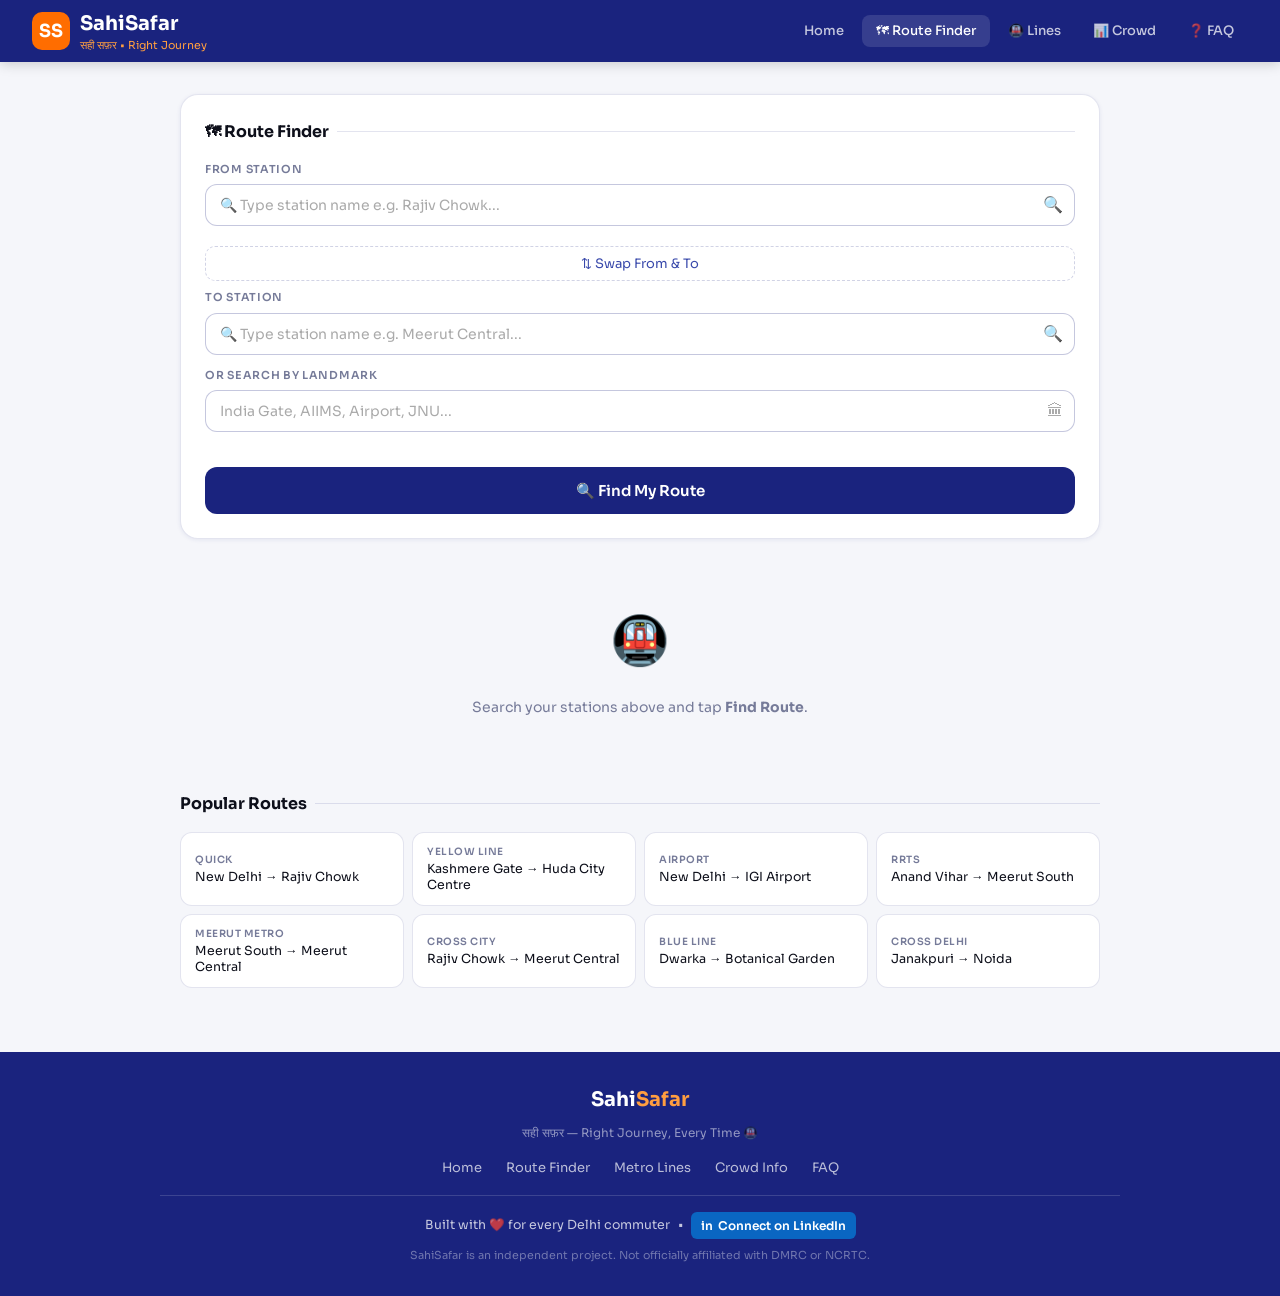
<file: pages/route-finder.html>
<!DOCTYPE html>
<html lang="en">
<head>
<meta charset="UTF-8"/>
<meta name="viewport" content="width=device-width, initial-scale=1.0"/>
<title>Route Finder — SahiSafar</title>
<link rel="stylesheet" href="../css/style.css"/>
<style>
.search-wrap{position:relative}
.search-input{width:100%;padding:12px 40px 12px 14px;border:1.5px solid rgba(26,35,126,0.25);border-radius:12px;font-size:14px;font-family:inherit;color:#0D0F1A;background:#fff;outline:none;transition:border .15s}
.search-input:focus{border-color:#3949AB;box-shadow:0 0 0 3px rgba(57,73,171,0.12)}
.search-input::placeholder{color:#aaa}
.search-icon{position:absolute;right:12px;top:50%;transform:translateY(-50%);font-size:16px;pointer-events:none;color:#aaa}
.drop-list{position:absolute;top:calc(100% + 4px);left:0;right:0;background:#fff;border:1.5px solid rgba(26,35,126,0.15);border-radius:12px;max-height:240px;overflow-y:auto;z-index:9999;box-shadow:0 8px 32px rgba(26,35,126,0.15);display:none}
.drop-list.show{display:block}
.drop-item{display:flex;align-items:center;gap:10px;padding:10px 14px;font-size:13.5px;cursor:pointer;border-bottom:1px solid rgba(26,35,126,0.05);transition:background .1s}
.drop-item:last-child{border-bottom:none}
.drop-item:hover{background:#ECEEF6}
.drop-item .dot{width:10px;height:10px;border-radius:50%;flex-shrink:0}
.drop-item .sname{flex:1;color:#0D0F1A;font-weight:500}
.drop-item .lname{font-size:11px;color:#aaa;flex-shrink:0}
.no-res{padding:14px;text-align:center;font-size:13px;color:#aaa}
.selected-station{display:flex;align-items:center;gap:8px;background:#E8F0FE;border:1.5px solid #C5D8FF;border-radius:10px;padding:9px 12px;margin-top:6px}
.selected-station .dot{width:12px;height:12px;border-radius:50%;flex-shrink:0}
.selected-station .sname{flex:1;font-size:13.5px;font-weight:600;color:#1A237E}
.selected-station .lbadge{font-size:11px;background:#1A237E;color:#fff;border-radius:5px;padding:2px 7px}
.selected-station .clr{cursor:pointer;font-size:18px;color:#aaa;line-height:1;margin-left:4px}
.selected-station .clr:hover{color:#C62828}
.swap-btn{width:100%;padding:8px;background:none;border:1.5px dashed rgba(26,35,126,0.2);border-radius:10px;font-family:inherit;font-size:13px;color:#3949AB;cursor:pointer;transition:all .15s;margin:8px 0}
.swap-btn:hover{background:#ECEEF6}
.seg-row{display:flex;align-items:center;gap:12px;padding:14px 0;border-bottom:1px solid rgba(26,35,126,0.08)}
.seg-row:last-child{border-bottom:none}
.seg-info{flex:1}
.seg-title{display:flex;align-items:center;gap:6px;margin-bottom:4px}
.seg-badge{font-size:10px;padding:2px 8px;border-radius:99px;font-weight:600}
.seg-detail{font-size:12px;color:#767B99;margin-bottom:2px}
.seg-change{font-size:11px;color:#E65100;margin-top:4px;font-weight:600}
.seg-stats{text-align:right;flex-shrink:0}
.seg-stops{font-size:14px;font-weight:700;color:#1A237E}
.seg-fare{font-size:11px;color:#767B99;margin-top:2px}
</style>
</head>
<body>
<div id="navPlaceholder"></div>
<main>
<div class="container">

  <div class="card fade-in" style="margin-bottom:1rem">
    <div class="page-section-title">🗺 Route Finder</div>

    <div class="field" style="margin-bottom:12px">
      <label>From Station</label>
      <div class="search-wrap" id="fromWrap">
        <input class="search-input" id="fromInput" type="text" placeholder="🔍 Type station name e.g. Rajiv Chowk..." autocomplete="off"/>
        <span class="search-icon">🔍</span>
        <div class="drop-list" id="fromDrop"></div>
      </div>
      <div id="fromSelected" style="display:none"></div>
    </div>

    <button class="swap-btn" onclick="swapStations()">⇅ Swap From & To</button>

    <div class="field" style="margin-bottom:12px">
      <label>To Station</label>
      <div class="search-wrap" id="toWrap">
        <input class="search-input" id="toInput" type="text" placeholder="🔍 Type station name e.g. Meerut Central..." autocomplete="off"/>
        <span class="search-icon">🔍</span>
        <div class="drop-list" id="toDrop"></div>
      </div>
      <div id="toSelected" style="display:none"></div>
    </div>

    <div class="field" style="margin-bottom:14px">
      <label>Or Search by Landmark</label>
      <div class="search-wrap">
        <input class="search-input" id="landmarkInput" type="text" placeholder="India Gate, AIIMS, Airport, JNU..."/>
        <span class="search-icon">🏛</span>
      </div>
      <div id="landmarkHint" style="font-size:12px;color:#1A237E;margin-top:5px;min-height:16px"></div>
    </div>

    <button class="btn btn-primary btn-full" id="findBtn">🔍 Find My Route</button>
  </div>

  <div id="resultArea">
    <div class="empty-state">
      <div class="empty-icon">🚇</div>
      <p>Search your stations above and tap <strong>Find Route</strong>.</p>
    </div>
  </div>

  <div id="popularSection" class="page-section" style="margin-top:1.5rem">
    <div class="page-section-title">Popular Routes</div>
    <div class="quick-grid">
      <button class="quick-btn" onclick="setQ('New Delhi','Rajiv Chowk')"><span class="q-label">Quick</span>New Delhi → Rajiv Chowk</button>
      <button class="quick-btn" onclick="setQ('Kashmere Gate','Huda City Centre')"><span class="q-label">Yellow Line</span>Kashmere Gate → Huda City Centre</button>
      <button class="quick-btn" onclick="setQ('New Delhi','IGI Airport Terminal 3')"><span class="q-label">Airport</span>New Delhi → IGI Airport</button>
      <button class="quick-btn" onclick="setQ('Anand Vihar ISBT','Meerut South')"><span class="q-label">RRTS</span>Anand Vihar → Meerut South</button>
      <button class="quick-btn" onclick="setQ('Meerut South','Meerut Central')"><span class="q-label">Meerut Metro</span>Meerut South → Meerut Central</button>
      <button class="quick-btn" onclick="setQ('Rajiv Chowk','Meerut Central')"><span class="q-label">Cross City</span>Rajiv Chowk → Meerut Central</button>
      <button class="quick-btn" onclick="setQ('Dwarka Sec-21','Botanical Garden')"><span class="q-label">Blue Line</span>Dwarka → Botanical Garden</button>
      <button class="quick-btn" onclick="setQ('Janakpuri West','Noida City Centre')"><span class="q-label">Cross Delhi</span>Janakpuri → Noida</button>
    </div>
  </div>

</div>
</main>
<div id="footerPlaceholder"></div>
<script src="../js/data.js"></script>
<script src="../js/engine.js"></script>
<script src="../js/components.js"></script>
<script>
document.getElementById('navPlaceholder').innerHTML = renderNav('route');
document.getElementById('footerPlaceholder').innerHTML = renderFooter();

// Build station list
var allStations = [];
var stationLineMap = {};
var seen = new Set();
for (var lk in LINES) {
  var sts = LINES[lk].stations;
  for (var i = 0; i < sts.length; i++) {
    if (!seen.has(sts[i])) {
      seen.add(sts[i]);
      allStations.push({name:sts[i],line:lk,color:LINES[lk].color,short:LINES[lk].shortName});
    }
    if (!stationLineMap[sts[i]]) stationLineMap[sts[i]] = {color:LINES[lk].color,short:LINES[lk].shortName};
  }
}
allStations.sort(function(a,b){ return a.name.localeCompare(b.name); });

var selectedFrom = '';
var selectedTo = '';

// ── SEARCH COMPONENT ──────────────────────────────────────
function initSearch(inputId, dropId, selectedId, onPick) {
  var inp = document.getElementById(inputId);
  var drop = document.getElementById(dropId);
  var sel = document.getElementById(selectedId);

  function renderList(query) {
    var q = query.toLowerCase().trim();
    var results = q === ''
      ? allStations.slice(0,80)
      : allStations.filter(function(s){ return s.name.toLowerCase().indexOf(q) !== -1; });
    if (results.length === 0) {
      drop.innerHTML = '<div class="no-res">No station found — try different name</div>';
    } else {
      drop.innerHTML = results.slice(0,60).map(function(s){
        return '<div class="drop-item" data-name="'+s.name+'" data-color="'+s.color+'" data-short="'+s.short+'">'
          +'<div class="dot" style="background:'+s.color+'"></div>'
          +'<div class="sname">'+s.name+'</div>'
          +'<div class="lname">'+s.short+' Line</div>'
          +'</div>';
      }).join('');
      var items = drop.querySelectorAll('.drop-item');
      for (var i = 0; i < items.length; i++) {
        items[i].addEventListener('mousedown', function(e){
          e.preventDefault();
          pickStation(this.getAttribute('data-name'),this.getAttribute('data-color'),this.getAttribute('data-short'));
        });
      }
    }
    drop.classList.add('show');
  }

  function pickStation(name, color, short) {
    onPick(name);
    inp.value = '';
    drop.classList.remove('show');
    sel.style.display = 'flex';
    sel.innerHTML = '<div class="selected-station">'
      +'<div class="dot" style="background:'+color+'"></div>'
      +'<div class="sname">'+name+'</div>'
      +'<div class="lbadge">'+short+'</div>'
      +'<div class="clr" onclick="clearSt(\''+selectedId+'\',\''+inputId+'\')">✕</div>'
      +'</div>';
  }

  inp.addEventListener('focus', function(){ renderList(this.value); });
  inp.addEventListener('input', function(){ renderList(this.value); });
  inp.addEventListener('blur', function(){ setTimeout(function(){ drop.classList.remove('show'); }, 150); });
}

function clearSt(selId, inpId) {
  if (selId === 'fromSelected') selectedFrom = '';
  else selectedTo = '';
  document.getElementById(selId).style.display = 'none';
  document.getElementById(selId).innerHTML = '';
  document.getElementById(inpId).value = '';
}

initSearch('fromInput','fromDrop','fromSelected', function(n){ selectedFrom = n; });
initSearch('toInput','toDrop','toSelected', function(n){ selectedTo = n; });

document.addEventListener('click', function(e){
  if (!document.getElementById('fromWrap').contains(e.target)) document.getElementById('fromDrop').classList.remove('show');
  if (!document.getElementById('toWrap').contains(e.target)) document.getElementById('toDrop').classList.remove('show');
});

// ── LANDMARK ──────────────────────────────────────────────
document.getElementById('landmarkInput').addEventListener('input', function(){
  var v = this.value;
  var h = document.getElementById('landmarkHint');
  if (!v.trim()) { h.textContent = ''; return; }
  var m = resolveLandmark(v);
  if (m) {
    h.textContent = '📍 Nearest station: ' + m;
    var info = stationLineMap[m]||{color:'#1A237E',short:'Metro'};
    selectedTo = m;
    var sel = document.getElementById('toSelected');
    sel.style.display = 'flex';
    sel.innerHTML = '<div class="selected-station"><div class="dot" style="background:'+info.color+'"></div><div class="sname">'+m+'</div><div class="lbadge">'+info.short+'</div><div class="clr" onclick="clearSt(\'toSelected\',\'toInput\')">✕</div></div>';
  } else {
    h.textContent = 'Not found. Try: India Gate, AIIMS, Airport...';
  }
});

// ── SWAP ──────────────────────────────────────────────────
function swapStations() {
  var tf = selectedFrom, tt = selectedTo;
  if (!tf && !tt) return;
  clearSt('fromSelected','fromInput');
  clearSt('toSelected','toInput');
  if (tt) {
    var info = stationLineMap[tt]||{color:'#1A237E',short:'Metro'};
    selectedFrom = tt;
    var s = document.getElementById('fromSelected');
    s.style.display='flex';
    s.innerHTML='<div class="selected-station"><div class="dot" style="background:'+info.color+'"></div><div class="sname">'+tt+'</div><div class="lbadge">'+info.short+'</div><div class="clr" onclick="clearSt(\'fromSelected\',\'fromInput\')">✕</div></div>';
  }
  if (tf) {
    var info = stationLineMap[tf]||{color:'#1A237E',short:'Metro'};
    selectedTo = tf;
    var s = document.getElementById('toSelected');
    s.style.display='flex';
    s.innerHTML='<div class="selected-station"><div class="dot" style="background:'+info.color+'"></div><div class="sname">'+tf+'</div><div class="lbadge">'+info.short+'</div><div class="clr" onclick="clearSt(\'toSelected\',\'toInput\')">✕</div></div>';
  }
}

// ── QUICK ROUTES ──────────────────────────────────────────
function setQ(f, t) {
  clearSt('fromSelected','fromInput');
  clearSt('toSelected','toInput');
  var cf = stationLineMap[f]||{color:'#1A237E',short:'Metro'};
  var ct = stationLineMap[t]||{color:'#1A237E',short:'Metro'};
  selectedFrom = f; selectedTo = t;
  var fs = document.getElementById('fromSelected');
  fs.style.display='flex';
  fs.innerHTML='<div class="selected-station"><div class="dot" style="background:'+cf.color+'"></div><div class="sname">'+f+'</div><div class="lbadge">'+cf.short+'</div><div class="clr" onclick="clearSt(\'fromSelected\',\'fromInput\')">✕</div></div>';
  var ts = document.getElementById('toSelected');
  ts.style.display='flex';
  ts.innerHTML='<div class="selected-station"><div class="dot" style="background:'+ct.color+'"></div><div class="sname">'+t+'</div><div class="lbadge">'+ct.short+'</div><div class="clr" onclick="clearSt(\'toSelected\',\'toInput\')">✕</div></div>';
  doFind();
}

// URL params
var params = new URLSearchParams(window.location.search);
if (params.get('from') && params.get('to')) setQ(params.get('from'), params.get('to'));

// ── FIND ROUTE ────────────────────────────────────────────
document.getElementById('findBtn').onclick = function(){ doFind(); };

function doFind() {
  var from = selectedFrom;
  var to = selectedTo;
  var area = document.getElementById('resultArea');
  var popular = document.getElementById('popularSection');

  if (!from || !to) {
    area.innerHTML = '<div class="error-card">Please select both From and To stations.</div>';
    return;
  }
  if (from === to) {
    area.innerHTML = '<div class="error-card">From and To cannot be the same station.</div>';
    return;
  }

  area.innerHTML = '<div class="loading"><span class="spinner"></span>Finding your SahiSafar...</div>';
  popular.style.display = 'none';

  setTimeout(function(){
    var graph = buildGraph();
    var result = dijkstra(graph, from, to);

    if (!result) {
      area.innerHTML = '<div class="error-card">No route found between these stations.</div>';
      popular.style.display = 'block';
      return;
    }

    var path = result.path;
    var segments = buildSegments(path);

    if (!segments || segments.length === 0) {
      area.innerHTML = '<div class="error-card">Could not build route. Please try again.</div>';
      popular.style.display = 'block';
      return;
    }

    var stops = path.length - 1;
    var interchanges = segments.length - 1;
    var mins = Math.round(stops * 2.5 + interchanges * 5);

    // Total fare
    var totalFare = 0;
    var fareBreakdown = [];
    for (var fi = 0; fi < segments.length; fi++) {
      var sf = calculateFare(segments[fi].stations.length-1, segments[fi].line);
      totalFare += sf.fare;
      fareBreakdown.push(LINES[segments[fi].line].shortName+' ₹'+sf.fare);
    }

    var crowd = getCrowdLevel();
    var crowdLevel = CROWD_SCHEDULE[crowd.isWeekend?'weekend':'weekday'][crowd.hour];

    // ── HEADER CARD ──
    var html = '<div class="card fade-in" style="margin-bottom:1rem">';

    // Title row
    html += '<div style="display:flex;justify-content:space-between;align-items:flex-start;flex-wrap:wrap;gap:10px;margin-bottom:1rem">';
    html += '<div>';
    html += '<div style="font-size:17px;font-weight:700;color:#0D0F1A">'+from+' → '+to+'</div>';
    html += '<div style="font-size:12px;color:#767B99;margin-top:3px">'+interchanges+' interchange'+(interchanges!==1?'s':'')+' • '+stops+' stops • ~'+mins+' min</div>';
    html += '</div>';
    html += '<div style="display:flex;gap:6px;flex-wrap:wrap">';
    html += '<span class="chip chip-info">🚉 '+stops+' stops</span>';
    html += '<span class="chip chip-success">⏱ ~'+mins+' min</span>';
    html += '<span class="chip chip-warning">💰 ₹'+totalFare+'</span>';
    html += '<span class="chip" style="background:'+CROWD_COLORS[crowdLevel]+'20;color:'+CROWD_COLORS[crowdLevel]+'">'+CROWD_EMOJIS[crowdLevel]+' '+CROWD_LABELS[crowdLevel]+'</span>';
    html += '</div></div>';

    // Fare breakdown
    if (fareBreakdown.length > 1) {
      html += '<div style="background:#E8F5E9;border-radius:8px;padding:8px 12px;font-size:12px;color:#1B5E20;margin-bottom:12px">';
      html += '💰 Fare breakdown: '+fareBreakdown.join(' + ')+' = <strong>Total ₹'+totalFare+'</strong>';
      html += '</div>';
    }

    // Journey visual track
    html += '<div style="overflow-x:auto;padding:1rem 0">';
    html += '<div id="track" style="display:flex;align-items:flex-start;min-width:max-content"></div>';
    html += '</div>';

    // Segment list title
    html += '<div style="font-size:12px;font-weight:600;color:#767B99;text-transform:uppercase;letter-spacing:.5px;margin-bottom:8px;margin-top:4px">Step by Step Journey</div>';
    html += '<div id="segList"></div>';
    html += '</div>';

    // AI Tips
    var tips = generateAITips(segments, path, from, to);
    html += '<div class="card fade-in">';
    html += '<div style="display:flex;align-items:center;gap:10px;margin-bottom:1rem">';
    html += '<span style="background:#1A237E;color:#fff;border-radius:8px;padding:4px 10px;font-size:11px;font-weight:700">AI TIPS</span>';
    html += '<span style="font-size:14px;font-weight:600">Smart Travel Advice</span></div>';
    html += '<div style="display:flex;flex-direction:column;gap:8px">';
    for (var i = 0; i < tips.length; i++) {
      html += '<div class="tip-card '+tips[i].color+'"><span style="font-size:16px;flex-shrink:0">'+tips[i].icon+'</span><div>'+tips[i].text+'</div></div>';
    }
    html += '</div></div>';

    area.innerHTML = html;
    popular.style.display = 'block';

    // ── BUILD VISUAL TRACK ──
    var track = document.getElementById('track');
    for (var si = 0; si < segments.length; si++) {
      var seg = segments[si];
      var ld = LINES[seg.line];
      for (var i = 0; i < seg.stations.length; i++) {
        var isStart = (si===0 && i===0);
        var isEnd = (si===segments.length-1 && i===seg.stations.length-1);
        var isChange = (i===seg.stations.length-1) && (si<segments.length-1);
        var d = document.createElement('div');
        d.style.cssText = 'display:flex;flex-direction:column;align-items:center;gap:5px';
        d.innerHTML = '<div style="width:'+(isStart||isEnd?20:14)+'px;height:'+(isStart||isEnd?20:14)+'px;border-radius:50%;border:3px solid white;box-shadow:0 0 0 2.5px '+ld.color+';background:'+(isStart||isEnd?ld.color:'#fff')+'"></div>'
          +'<div style="font-size:11px;max-width:72px;text-align:center;line-height:1.35;font-weight:'+((i===0||i===seg.stations.length-1)?'600':'400')+';color:'+((i===0||i===seg.stations.length-1)?'#0D0F1A':'#767B99')+'">'+seg.stations[i]
          +(isChange?'<div style="background:#FFF3E0;color:#E65100;border:1px solid #FFCC80;border-radius:4px;font-size:9px;padding:1px 5px;margin-top:2px">Change</div>':'')
          +'</div>';
        track.appendChild(d);
        if (i < seg.stations.length-1) {
          var b = document.createElement('div');
          b.style.cssText = 'height:5px;width:44px;border-radius:3px;background:'+ld.color+';flex-shrink:0;margin-top:7px';
          track.appendChild(b);
        }
      }
      if (si < segments.length-1) {
        var dash = document.createElement('div');
        dash.style.cssText = 'width:44px;border-top:3px dashed #ccc;flex-shrink:0;margin-top:10px';
        track.appendChild(dash);
      }
    }

    // ── BUILD SEGMENT LIST ──
    var segList = document.getElementById('segList');
    for (var si = 0; si < segments.length; si++) {
      var seg = segments[si];
      var ld = LINES[seg.line];
      var sf = calculateFare(seg.stations.length-1, seg.line);
      var isLast = si === segments.length-1;
      var row = document.createElement('div');
      row.className = 'seg-row';
      row.innerHTML =
        '<div style="width:18px;height:18px;border-radius:50%;background:'+ld.color+';flex-shrink:0;margin-top:2px"></div>'
        +'<div class="seg-info">'
        +'<div class="seg-title">'
        +'<strong style="font-size:13px;color:#0D0F1A">'+ld.name+'</strong>'
        +'<span class="seg-badge" style="background:'+ld.color+';color:'+ld.textColor+'">'+ld.shortName+'</span>'
        +'</div>'
        +'<div class="seg-detail">🚉 Board: <strong>'+seg.stations[0]+'</strong></div>'
        +'<div class="seg-detail">🏁 Alight: <strong>'+seg.stations[seg.stations.length-1]+'</strong></div>'
        +(!isLast?'<div class="seg-change">🔄 Change train at '+seg.stations[seg.stations.length-1]+'</div>':'')
        +'</div>'
        +'<div class="seg-stats">'
        +'<div class="seg-stops">'+(seg.stations.length-1)+' stops</div>'
        +'<div class="seg-fare">₹'+sf.fare+'</div>'
        +'</div>';
      segList.appendChild(row);
    }

    // Smooth scroll to result
    area.scrollIntoView({behavior:'smooth', block:'start'});

  }, 400);
}
</script>
</body>
</html>
</file>
<file: css/style.css>
@import url('https://fonts.googleapis.com/css2?family=Sora:wght@400;500;600;700&display=swap');
*,*::before,*::after{box-sizing:border-box;margin:0;padding:0}
:root{
  --brand:#1A237E;--brand-mid:#283593;--brand-light:#3949AB;
  --accent:#FF6D00;--accent-light:#FF9E40;
  --surface:#FFFFFF;--surface-2:#F5F6FA;--surface-3:#ECEEF6;
  --text-1:#0D0F1A;--text-2:#3D4060;--text-3:#767B99;
  --border:rgba(26,35,126,0.12);--border-strong:rgba(26,35,126,0.25);
  --success:#1B5E20;--success-bg:#E8F5E9;
  --info:#0D47A1;--info-bg:#E3F2FD;
  --warning:#E65100;--warning-bg:#FFF3E0;
  --danger:#B71C1C;--danger-bg:#FFEBEE;
  --radius-sm:8px;--radius-md:12px;--radius-lg:18px;--radius-xl:24px;
  --shadow-sm:0 1px 4px rgba(26,35,126,0.08);
  --shadow-md:0 4px 20px rgba(26,35,126,0.10);
  --font:'Sora',sans-serif;
}
html{scroll-behavior:smooth}
body{font-family:var(--font);background:var(--surface-2);color:var(--text-1);line-height:1.6;min-height:100vh;display:flex;flex-direction:column}
.nav{background:var(--brand);padding:0 2rem;display:flex;align-items:center;justify-content:space-between;height:62px;position:sticky;top:0;z-index:100;box-shadow:0 2px 12px rgba(0,0,0,0.18)}
.nav-brand{display:flex;align-items:center;gap:10px;text-decoration:none;color:#fff}
.nav-logo{width:38px;height:38px;background:var(--accent);border-radius:10px;display:flex;align-items:center;justify-content:center;font-size:18px;font-weight:700;color:#fff}
.nav-title{font-size:20px;font-weight:700}
.nav-title span{color:var(--accent-light);font-size:11px;display:block;font-weight:400;margin-top:-3px}
.nav-links{display:flex;gap:4px}
.nav-links a{color:rgba(255,255,255,0.75);text-decoration:none;padding:6px 14px;border-radius:var(--radius-sm);font-size:13px;font-weight:500;transition:background .15s,color .15s}
.nav-links a:hover,.nav-links a.active{background:rgba(255,255,255,0.12);color:#fff}
.nav-hamburger{display:none;background:none;border:none;cursor:pointer;color:#fff;font-size:22px}
main{flex:1}
.container{max-width:960px;margin:0 auto;padding:2rem 1.25rem}
.card{background:var(--surface);border-radius:var(--radius-lg);border:1px solid var(--border);box-shadow:var(--shadow-sm);padding:1.5rem}
.btn{display:inline-flex;align-items:center;gap:6px;padding:11px 22px;border:none;border-radius:var(--radius-md);font-family:var(--font);font-size:14px;font-weight:600;cursor:pointer;transition:all .18s;text-decoration:none}
.btn-primary{background:var(--brand);color:#fff}
.btn-primary:hover{background:var(--brand-light);box-shadow:var(--shadow-md);transform:translateY(-1px)}
.btn-full{width:100%;justify-content:center;padding:14px;font-size:15px}
.field{margin-bottom:0}
.field label{display:block;font-size:11px;font-weight:600;color:var(--text-3);text-transform:uppercase;letter-spacing:.7px;margin-bottom:6px}
.field select,.field input{width:100%;padding:11px 14px;border:1.5px solid var(--border-strong);border-radius:var(--radius-md);font-family:var(--font);font-size:14px;color:var(--text-1);background:var(--surface);transition:border-color .15s}
.field select:focus,.field input:focus{outline:none;border-color:var(--brand-light);box-shadow:0 0 0 3px rgba(57,73,171,0.12)}
.chip{display:inline-flex;align-items:center;gap:5px;padding:5px 12px;border-radius:99px;font-size:12px;font-weight:600;background:var(--surface-3);color:var(--text-2)}
.chip-success{background:var(--success-bg);color:var(--success)}
.chip-info{background:var(--info-bg);color:var(--info)}
.chip-warning{background:var(--warning-bg);color:var(--warning)}
.chip-danger{background:var(--danger-bg);color:var(--danger)}
.tip-card{border-radius:var(--radius-md);padding:.75rem 1rem;display:flex;align-items:flex-start;gap:10px;font-size:13.5px;line-height:1.55;color:var(--text-2);border:1px solid transparent;margin-bottom:0}
.tip-card.success{background:var(--success-bg);border-color:#A5D6A7}
.tip-card.info{background:var(--info-bg);border-color:#90CAF9}
.tip-card.warning{background:var(--warning-bg);border-color:#FFCC80}
.tip-card.danger{background:var(--danger-bg);border-color:#EF9A9A}
.tip-icon{font-size:16px;margin-top:1px;flex-shrink:0}
.tip-card strong{color:var(--text-1)}
.hero{background:linear-gradient(135deg,var(--brand) 0%,var(--brand-light) 100%);color:#fff;padding:3.5rem 1.25rem 2.5rem;text-align:center;position:relative;overflow:hidden}
.hero::before{content:'';position:absolute;inset:0;background:repeating-linear-gradient(45deg,transparent,transparent 40px,rgba(255,255,255,0.025) 40px,rgba(255,255,255,0.025) 80px)}
.hero-tag{font-size:11px;font-weight:600;letter-spacing:1.5px;text-transform:uppercase;color:var(--accent-light);margin-bottom:.75rem}
.hero h1{font-size:clamp(28px,5vw,44px);font-weight:700;line-height:1.2;margin-bottom:.75rem}
.hero h1 span{color:var(--accent-light)}
.hero p{font-size:15px;opacity:.85;max-width:560px;margin:0 auto 1.5rem}
.hero-badges{display:flex;gap:8px;justify-content:center;flex-wrap:wrap}
.hero-badge{background:rgba(255,255,255,0.15);border-radius:99px;padding:5px 14px;font-size:12px;font-weight:500}
.stats-hero{display:grid;grid-template-columns:repeat(3,1fr);gap:12px;max-width:500px;margin:0 auto 2rem}
.stat-hero-box{background:rgba(255,255,255,0.15);border-radius:var(--radius-md);padding:.85rem;text-align:center}
.stat-hero-val{font-size:26px;font-weight:700;color:#fff;display:block}
.stat-hero-lbl{font-size:11px;color:rgba(255,255,255,0.75)}
.quick-grid{display:grid;grid-template-columns:repeat(auto-fit,minmax(200px,1fr));gap:8px}
.quick-btn{background:var(--surface);border:1px solid var(--border);border-radius:var(--radius-md);padding:12px 14px;font-family:var(--font);font-size:12.5px;color:var(--text-1);cursor:pointer;text-align:left;transition:all .15s}
.quick-btn:hover{background:var(--surface-3);border-color:var(--brand-light);transform:translateY(-1px);box-shadow:var(--shadow-sm)}
.quick-btn .q-label{font-size:10px;color:var(--text-3);font-weight:600;letter-spacing:.5px;text-transform:uppercase;margin-bottom:3px;display:block}
.features-grid{display:grid;grid-template-columns:repeat(auto-fit,minmax(200px,1fr));gap:14px}
.feature-card{background:var(--surface);border:1px solid var(--border);border-radius:var(--radius-lg);padding:1.25rem;transition:box-shadow .2s,transform .2s}
.feature-card:hover{box-shadow:var(--shadow-md);transform:translateY(-2px)}
.feature-icon{font-size:28px;margin-bottom:.6rem}
.feature-card h3{font-size:14px;font-weight:700;color:var(--text-1);margin-bottom:.3rem}
.feature-card p{font-size:12.5px;color:var(--text-3);line-height:1.5}
.page-section{margin-bottom:2rem}
.page-section-title{font-size:16px;font-weight:700;color:var(--text-1);margin-bottom:1rem;display:flex;align-items:center;gap:8px}
.page-section-title::after{content:'';flex:1;height:1px;background:var(--border)}
.empty-state{text-align:center;padding:3rem 1rem;color:var(--text-3)}
.empty-icon{font-size:48px;margin-bottom:1rem}
.empty-state p{font-size:14px}
.error-card{background:var(--danger-bg);border:1px solid #EF9A9A;border-radius:var(--radius-md);padding:1rem 1.25rem;color:var(--danger);font-size:14px}
.loading{text-align:center;padding:2rem;color:var(--text-3);font-size:14px}
.spinner{display:inline-block;width:22px;height:22px;border:3px solid var(--border-strong);border-top-color:var(--brand);border-radius:50%;animation:spin .7s linear infinite;vertical-align:middle;margin-right:8px}
@keyframes spin{to{transform:rotate(360deg)}}
.form-row-2{display:grid;grid-template-columns:1fr 1fr;gap:12px;margin-bottom:12px}
.faq-item{border-bottom:1px solid var(--border)}
.faq-item:last-child{border-bottom:none}
.faq-q{width:100%;background:none;border:none;font-family:var(--font);font-size:14px;font-weight:600;color:var(--text-1);text-align:left;padding:14px 0;cursor:pointer;display:flex;justify-content:space-between;align-items:center;gap:8px}
.faq-q .arrow{font-size:16px;color:var(--text-3);transition:transform .2s}
.faq-q.open .arrow{transform:rotate(180deg)}
.faq-a{font-size:13.5px;color:var(--text-2);padding-bottom:14px;display:none;line-height:1.6}
.faq-a.open{display:block}
footer{background:var(--brand);color:rgba(255,255,255,0.75);padding:2rem 1.25rem;text-align:center;font-size:13px;margin-top:auto}
footer .footer-inner{max-width:960px;margin:0 auto}
footer .footer-logo{font-size:20px;font-weight:700;color:#fff;margin-bottom:.4rem}
footer .footer-logo span{color:var(--accent-light)}
footer .footer-tagline{margin-bottom:1rem;font-size:12px;opacity:.7}
footer .footer-links{display:flex;justify-content:center;gap:1.5rem;flex-wrap:wrap;margin-bottom:1rem}
footer .footer-links a{color:rgba(255,255,255,0.7);text-decoration:none;font-size:13px;transition:color .15s}
footer .footer-links a:hover{color:#fff}
footer .footer-divider{border:none;border-top:1px solid rgba(255,255,255,0.15);margin:1rem 0}
footer .footer-credit{display:flex;align-items:center;justify-content:center;gap:8px;flex-wrap:wrap;font-size:12.5px}
footer .linkedin-link{display:inline-flex;align-items:center;gap:5px;background:#0A66C2;color:#fff;border-radius:6px;padding:4px 10px;font-size:12px;font-weight:600;text-decoration:none;transition:background .15s}
footer .linkedin-link:hover{background:#004182}
footer .footer-disclaimer{font-size:11px;opacity:.5;margin-top:.5rem}
.fade-in{animation:fadeIn .35s ease both}
@keyframes fadeIn{from{opacity:0;transform:translateY(8px)}to{opacity:1;transform:none}}
@media(max-width:600px){
  .nav-links{display:none}
  .nav-hamburger{display:block}
  .nav-links.open{display:flex;flex-direction:column;position:absolute;top:62px;left:0;right:0;background:var(--brand-mid);padding:1rem;gap:4px;box-shadow:0 6px 20px rgba(0,0,0,0.2);z-index:99}
  .form-row-2{grid-template-columns:1fr}
}
</file>
